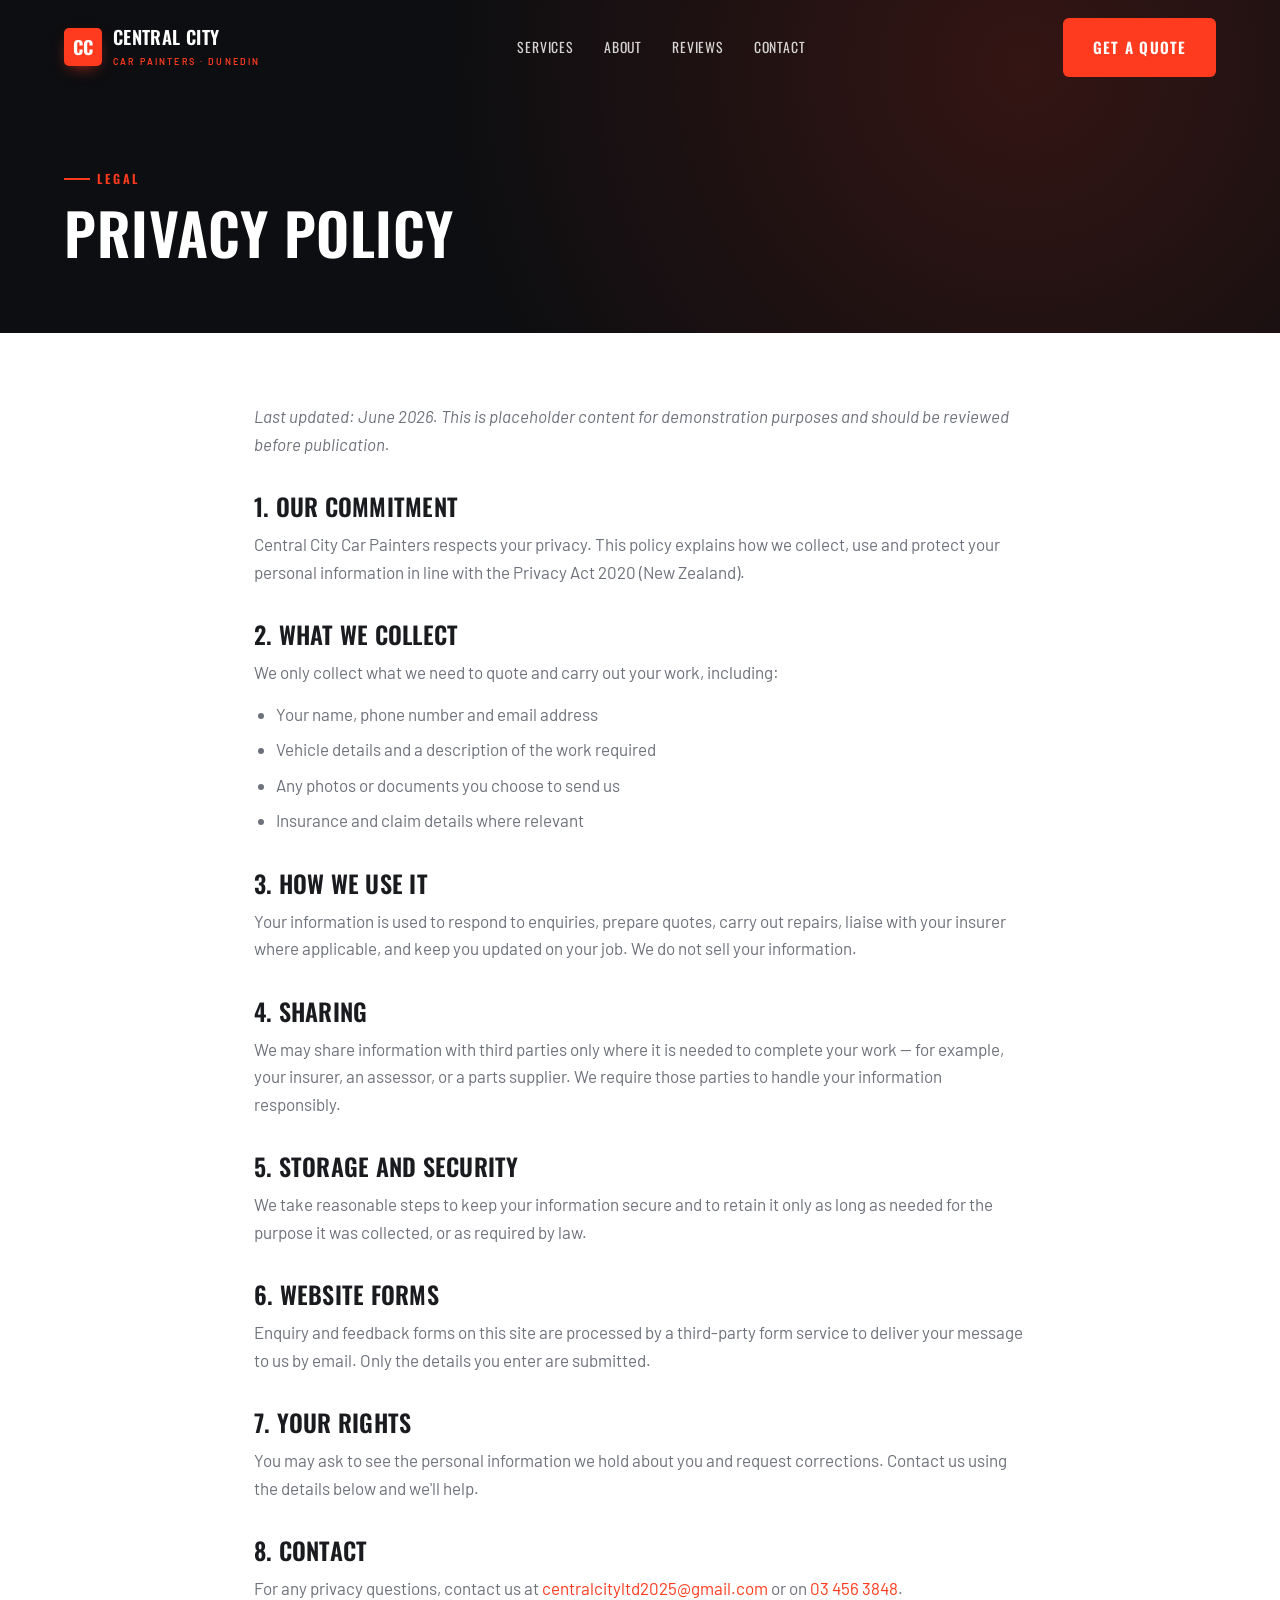
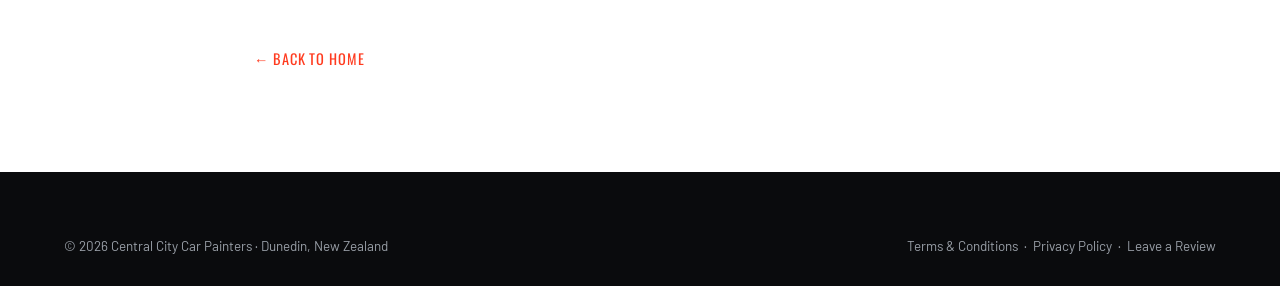
<file: privacy.html>
<!DOCTYPE html>
<html lang="en-NZ">
<head>
<meta charset="UTF-8">
<meta name="viewport" content="width=device-width, initial-scale=1.0">
<title>Privacy Policy | Central City Car Painters, Dunedin</title>
<meta name="description" content="Privacy policy for Central City Car Painters, Dunedin.">
<meta name="theme-color" content="#0d0e11">
<link rel="icon" href="favicon.svg" type="image/svg+xml">
<link rel="preconnect" href="https://fonts.googleapis.com">
<link rel="preconnect" href="https://fonts.gstatic.com" crossorigin>
<link href="https://fonts.googleapis.com/css2?family=Oswald:wght@400;500;600;700&family=Barlow:wght@400;500;600;700&display=swap" rel="stylesheet">
<link rel="stylesheet" href="styles.css">
</head>
<body>

<header class="nav solid">
  <div class="wrap nav-inner">
    <a href="index.html" class="brand">
      <span class="logo">CC</span>
      <span><b>Central City</b><small>Car Painters · Dunedin</small></span>
    </a>
    <nav class="nav-links">
      <a href="index.html#services">Services</a>
      <a href="index.html#about">About</a>
      <a href="index.html#reviews">Reviews</a>
      <a href="index.html#contact">Contact</a>
    </nav>
    <div class="nav-cta">
      <a class="btn btn-accent" href="index.html#contact">Get a Quote</a>
    </div>
    <button class="burger" aria-label="Menu"><span></span><span></span><span></span></button>
  </div>
</header>

<section class="page-hero">
  <div class="wrap">
    <span class="eyebrow">Legal</span>
    <h1>Privacy Policy</h1>
  </div>
</section>

<section class="legal">
  <div class="wrap">
    <p style="color:var(--muted)"><em>Last updated: June 2026. This is placeholder content for demonstration purposes and should be reviewed before publication.</em></p>

    <h2>1. Our commitment</h2>
    <p>Central City Car Painters respects your privacy. This policy explains how we collect, use and protect your personal information in line with the Privacy Act 2020 (New Zealand).</p>

    <h2>2. What we collect</h2>
    <p>We only collect what we need to quote and carry out your work, including:</p>
    <ul>
      <li>Your name, phone number and email address</li>
      <li>Vehicle details and a description of the work required</li>
      <li>Any photos or documents you choose to send us</li>
      <li>Insurance and claim details where relevant</li>
    </ul>

    <h2>3. How we use it</h2>
    <p>Your information is used to respond to enquiries, prepare quotes, carry out repairs, liaise with your insurer where applicable, and keep you updated on your job. We do not sell your information.</p>

    <h2>4. Sharing</h2>
    <p>We may share information with third parties only where it is needed to complete your work — for example, your insurer, an assessor, or a parts supplier. We require those parties to handle your information responsibly.</p>

    <h2>5. Storage and security</h2>
    <p>We take reasonable steps to keep your information secure and to retain it only as long as needed for the purpose it was collected, or as required by law.</p>

    <h2>6. Website forms</h2>
    <p>Enquiry and feedback forms on this site are processed by a third-party form service to deliver your message to us by email. Only the details you enter are submitted.</p>

    <h2>7. Your rights</h2>
    <p>You may ask to see the personal information we hold about you and request corrections. Contact us using the details below and we'll help.</p>

    <h2>8. Contact</h2>
    <p>For any privacy questions, contact us at <a href="mailto:centralcityltd2025@gmail.com" style="color:var(--accent)">centralcityltd2025@gmail.com</a> or on <a href="tel:+6434563848" style="color:var(--accent)">03 456 3848</a>.</p>

    <a class="back-link" href="index.html">← Back to home</a>
  </div>
</section>

<footer>
  <div class="wrap">
    <div class="foot-bottom" style="border-top:0;padding-top:0">
      <span>© <span id="year">2026</span> Central City Car Painters · Dunedin, New Zealand</span>
      <span><a href="terms.html">Terms &amp; Conditions</a> &nbsp;·&nbsp; <a href="privacy.html">Privacy Policy</a> &nbsp;·&nbsp; <a href="review.html">Leave a Review</a></span>
    </div>
  </div>
</footer>

<script src="main.js"></script>
</body>
</html>
</file>
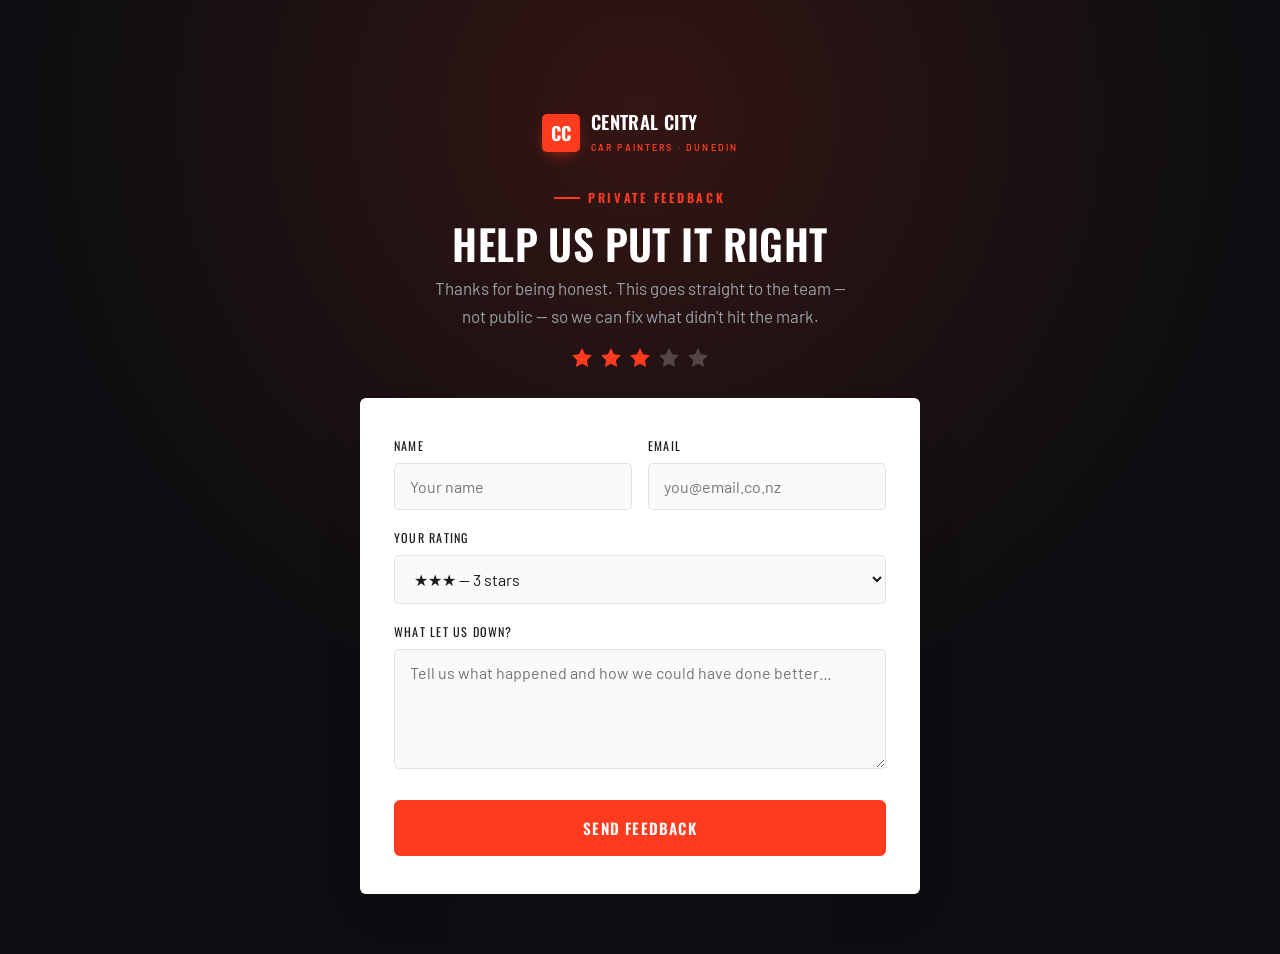
<file: private.html>
<!DOCTYPE html>
<html lang="en-NZ">
<head>
<meta charset="UTF-8">
<meta name="viewport" content="width=device-width, initial-scale=1.0">
<title>Share Your Feedback | Central City Car Painters, Dunedin</title>
<meta name="description" content="Tell Central City Car Painters how we can do better. Your feedback goes straight to the team.">
<meta name="theme-color" content="#0d0e11">
<link rel="icon" href="favicon.svg" type="image/svg+xml">
<link rel="preconnect" href="https://fonts.googleapis.com">
<link rel="preconnect" href="https://fonts.gstatic.com" crossorigin>
<link href="https://fonts.googleapis.com/css2?family=Oswald:wght@400;500;600;700&family=Barlow:wght@400;500;600;700&display=swap" rel="stylesheet">
<link rel="stylesheet" href="styles.css">
<style>
  .pf-wrap{min-height:100svh;display:flex;align-items:center;justify-content:center;background:var(--ink);position:relative;overflow:hidden;padding:110px 20px 60px}
  .pf-wrap::before{content:"";position:absolute;inset:0;background:radial-gradient(circle at 50% 12%,rgba(255,59,31,.16),transparent 58%)}
  .pf-card{position:relative;z-index:1;max-width:560px;width:100%}
  .pf-head{text-align:center;color:#fff;margin-bottom:28px}
  .pf-head .brand{justify-content:center;margin-bottom:24px}
  .pf-head .eyebrow{justify-content:center;margin-bottom:14px}
  .pf-head h1{font-size:clamp(1.8rem,4.5vw,2.6rem);margin-bottom:10px}
  .pf-head p{color:var(--muted-d);max-width:42ch;margin:0 auto}
  .pf-rating{display:flex;justify-content:center;gap:5px;margin:16px 0 0}
  .pf-rating svg{width:24px;height:24px;color:rgba(255,255,255,.22)}
  .pf-rating svg.lit{color:var(--accent)}
  .success{display:none;text-align:center;color:#fff;background:var(--charcoal-2);border:1px solid rgba(255,255,255,.1);border-radius:var(--radius);padding:46px 32px}
  .success.show{display:block}
  .success .ok{width:72px;height:72px;border-radius:50%;background:var(--accent);display:grid;place-items:center;margin:0 auto 22px}
  .success .ok svg{width:36px;height:36px;color:#fff}
  .success h2{font-size:1.7rem;margin-bottom:10px}
  .success p{color:var(--muted-d);margin-bottom:26px}
</style>
</head>
<body>
<div class="pf-wrap">
  <div class="pf-card">
    <div class="pf-head" id="head">
      <a href="index.html" class="brand"><span class="logo">CC</span><span style="text-align:left"><b>Central City</b><small>Car Painters · Dunedin</small></span></a>
      <span class="eyebrow">Private Feedback</span>
      <h1>Help us put it right</h1>
      <p>Thanks for being honest. This goes straight to the team — not public — so we can fix what didn't hit the mark.</p>
      <div class="pf-rating" id="ratingStars" aria-hidden="true"></div>
    </div>

    <form class="form" id="pfForm" action="https://formsubmit.co/centralcityltd2025@gmail.com" method="POST">
      <input type="hidden" name="_subject" value="Private feedback — Central City Car Painters">
      <input type="hidden" name="_template" value="table">
      <input type="hidden" name="_captcha" value="false">
      <input type="hidden" name="_next" value="https://central-city-car-painters-demo.vercel.app/private.html?sent=1">
      <input type="hidden" name="rating" id="ratingField" value="">
      <div class="two">
        <div class="field"><label for="name">Name</label><input id="name" type="text" name="name" placeholder="Your name" required></div>
        <div class="field"><label for="email">Email</label><input id="email" type="email" name="email" placeholder="you@email.co.nz" required></div>
      </div>
      <div class="field">
        <label for="ratingSelect">Your rating</label>
        <select id="ratingSelect" name="rating_label">
          <option value="1">★ — 1 star</option>
          <option value="2">★★ — 2 stars</option>
          <option value="3">★★★ — 3 stars</option>
        </select>
      </div>
      <div class="field"><label for="feedback">What let us down?</label><textarea id="feedback" name="feedback" placeholder="Tell us what happened and how we could have done better…" required></textarea></div>
      <button class="btn btn-accent" type="submit">Send Feedback</button>
    </form>

    <div class="success" id="success">
      <div class="ok"><svg viewBox="0 0 24 24" fill="none" stroke="currentColor" stroke-width="3"><path d="M20 6L9 17l-5-5"/></svg></div>
      <h2>Thank you</h2>
      <p>Your feedback has reached the team at Central City Car Painters. We take it seriously and will be in touch if it's something we can put right.</p>
      <a class="btn btn-dark" href="index.html">Back to Website</a>
    </div>
  </div>
</div>
<script>
  (function(){
    var params = new URLSearchParams(window.location.search);
    var rating = parseInt(params.get("rating"), 10);
    if (!(rating >= 1 && rating <= 5)) rating = 3;

    // reflect rating in stars + hidden field + select
    var starWrap = document.getElementById("ratingStars");
    var starSvg = '<svg viewBox="0 0 24 24" fill="currentColor"><path d="M12 2l3 6.3 6.9 1-5 4.9 1.2 6.8L12 17.8 5.9 21l1.2-6.8-5-4.9 6.9-1z"/></svg>';
    for (var i=1;i<=5;i++){ starWrap.insertAdjacentHTML("beforeend", starSvg); }
    Array.prototype.slice.call(starWrap.children).forEach(function(s,idx){ if(idx < rating) s.classList.add("lit"); });
    document.getElementById("ratingField").value = rating;
    var sel = document.getElementById("ratingSelect");
    if (rating <= 3) sel.value = String(rating);

    // success state after FormSubmit redirect (?sent=1)
    if (params.get("sent") === "1"){
      document.getElementById("head").style.display = "none";
      document.getElementById("pfForm").style.display = "none";
      document.getElementById("success").classList.add("show");
    }

    // graceful inline success if submitted same-page
    document.getElementById("pfForm").addEventListener("submit", function(){
      try { sessionStorage.setItem("pf_sent","1"); } catch(e){}
    });
  })();
</script>
</body>
</html>
</file>
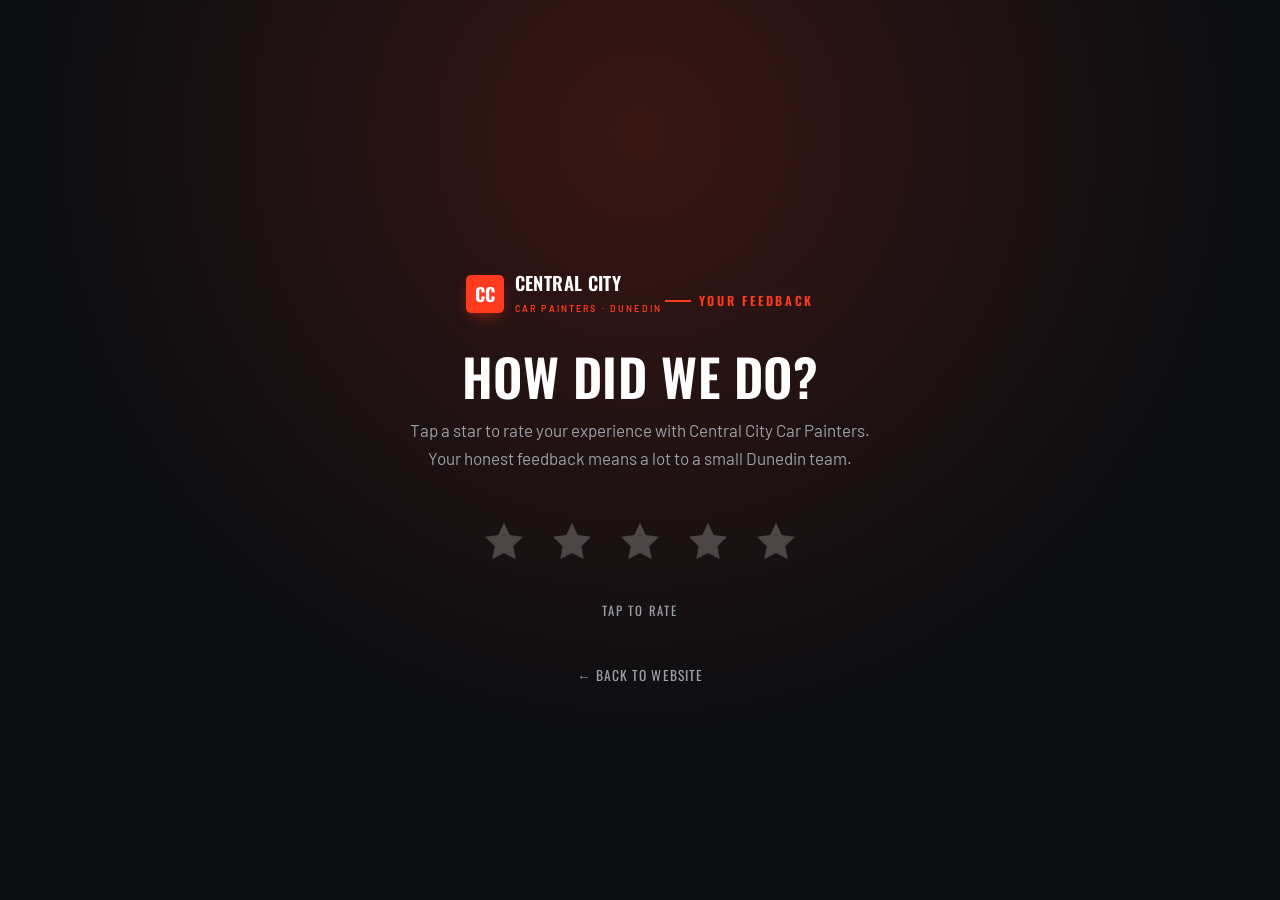
<file: review.html>
<!DOCTYPE html>
<html lang="en-NZ">
<head>
<meta charset="UTF-8">
<meta name="viewport" content="width=device-width, initial-scale=1.0">
<title>Leave a Review | Central City Car Painters, Dunedin</title>
<meta name="description" content="Tell us how we did. Rate your experience with Central City Car Painters in Dunedin.">
<meta name="theme-color" content="#0d0e11">
<link rel="icon" href="favicon.svg" type="image/svg+xml">
<link rel="preconnect" href="https://fonts.googleapis.com">
<link rel="preconnect" href="https://fonts.gstatic.com" crossorigin>
<link href="https://fonts.googleapis.com/css2?family=Oswald:wght@400;500;600;700&family=Barlow:wght@400;500;600;700&display=swap" rel="stylesheet">
<link rel="stylesheet" href="styles.css">
<style>
  .rev-wrap{min-height:100svh;display:flex;align-items:center;justify-content:center;background:var(--ink);position:relative;overflow:hidden;padding:120px 20px 60px}
  .rev-wrap::before{content:"";position:absolute;inset:0;background:radial-gradient(circle at 50% 15%,rgba(255,59,31,.18),transparent 60%)}
  .rev-card{position:relative;z-index:1;max-width:640px;width:100%;text-align:center;color:#fff}
  .rev-card .eyebrow{justify-content:center;margin-bottom:18px}
  .rev-card h1{font-size:clamp(2rem,5vw,3.2rem);margin-bottom:14px}
  .rev-card>p{color:var(--muted-d);max-width:46ch;margin:0 auto 40px}
  .star-pick{display:flex;justify-content:center;gap:10px;margin-bottom:30px}
  .star-pick button{background:none;border:0;cursor:pointer;padding:6px;line-height:0;transition:transform .15s var(--ease)}
  .star-pick button svg{width:46px;height:46px;color:rgba(255,255,255,.22);transition:color .15s,transform .15s}
  .star-pick button:hover{transform:translateY(-4px) scale(1.08)}
  .star-pick.hovering button svg{color:rgba(255,255,255,.22)}
  .star-pick button.lit svg{color:var(--accent)}
  .rev-hint{color:var(--muted-d);font-size:.92rem;min-height:1.4em;text-transform:uppercase;letter-spacing:.14em;font-family:"Oswald";font-size:.8rem}
  .rev-back{margin-top:40px}
  .rev-back a{color:var(--muted-d);font-family:"Oswald";text-transform:uppercase;letter-spacing:.08em;font-size:.85rem}
  .rev-back a:hover{color:#fff}
  .logo-top{display:inline-flex;align-items:center;gap:11px;color:#fff;margin-bottom:34px}
</style>
</head>
<body>
<div class="rev-wrap">
  <div class="rev-card">
    <a href="index.html" class="brand logo-top"><span class="logo">CC</span><span style="text-align:left"><b>Central City</b><small>Car Painters · Dunedin</small></span></a>
    <span class="eyebrow">Your Feedback</span>
    <h1>How did we do?</h1>
    <p>Tap a star to rate your experience with Central City Car Painters. Your honest feedback means a lot to a small Dunedin team.</p>
    <div class="star-pick" id="starPick" role="radiogroup" aria-label="Rate from 1 to 5 stars">
      <button data-v="1" aria-label="1 star"><svg viewBox="0 0 24 24" fill="currentColor"><path d="M12 2l3 6.3 6.9 1-5 4.9 1.2 6.8L12 17.8 5.9 21l1.2-6.8-5-4.9 6.9-1z"/></svg></button>
      <button data-v="2" aria-label="2 stars"><svg viewBox="0 0 24 24" fill="currentColor"><path d="M12 2l3 6.3 6.9 1-5 4.9 1.2 6.8L12 17.8 5.9 21l1.2-6.8-5-4.9 6.9-1z"/></svg></button>
      <button data-v="3" aria-label="3 stars"><svg viewBox="0 0 24 24" fill="currentColor"><path d="M12 2l3 6.3 6.9 1-5 4.9 1.2 6.8L12 17.8 5.9 21l1.2-6.8-5-4.9 6.9-1z"/></svg></button>
      <button data-v="4" aria-label="4 stars"><svg viewBox="0 0 24 24" fill="currentColor"><path d="M12 2l3 6.3 6.9 1-5 4.9 1.2 6.8L12 17.8 5.9 21l1.2-6.8-5-4.9 6.9-1z"/></svg></button>
      <button data-v="5" aria-label="5 stars"><svg viewBox="0 0 24 24" fill="currentColor"><path d="M12 2l3 6.3 6.9 1-5 4.9 1.2 6.8L12 17.8 5.9 21l1.2-6.8-5-4.9 6.9-1z"/></svg></button>
    </div>
    <div class="rev-hint" id="hint">Tap to rate</div>
    <div class="rev-back"><a href="index.html">← Back to website</a></div>
  </div>
</div>
<script>
  // 4-5 stars -> Google review; 1-3 stars -> private feedback form
  var GOOGLE_REVIEW_URL = "https://g.page/r/PLACEHOLDER";
  var pick = document.getElementById("starPick");
  var hint = document.getElementById("hint");
  var btns = Array.prototype.slice.call(pick.querySelectorAll("button"));
  var labels = ["", "We're sorry to hear that", "Let's make it right", "Tell us what to improve", "Great — glad you're happy!", "Brilliant — thank you!"];

  function light(n){ btns.forEach(function(b){ b.classList.toggle("lit", +b.dataset.v <= n); }); }
  btns.forEach(function(b){
    b.addEventListener("mouseenter", function(){ light(+b.dataset.v); hint.textContent = labels[+b.dataset.v]; });
    b.addEventListener("focus", function(){ light(+b.dataset.v); hint.textContent = labels[+b.dataset.v]; });
    b.addEventListener("click", function(){
      var v = +b.dataset.v;
      light(v);
      hint.textContent = labels[v];
      setTimeout(function(){
        if (v >= 4){ window.location.href = GOOGLE_REVIEW_URL; }
        else { window.location.href = "private.html?rating=" + v; }
      }, 320);
    });
  });
  pick.addEventListener("mouseleave", function(){ light(0); hint.textContent = "Tap to rate"; });
</script>
</body>
</html>
</file>
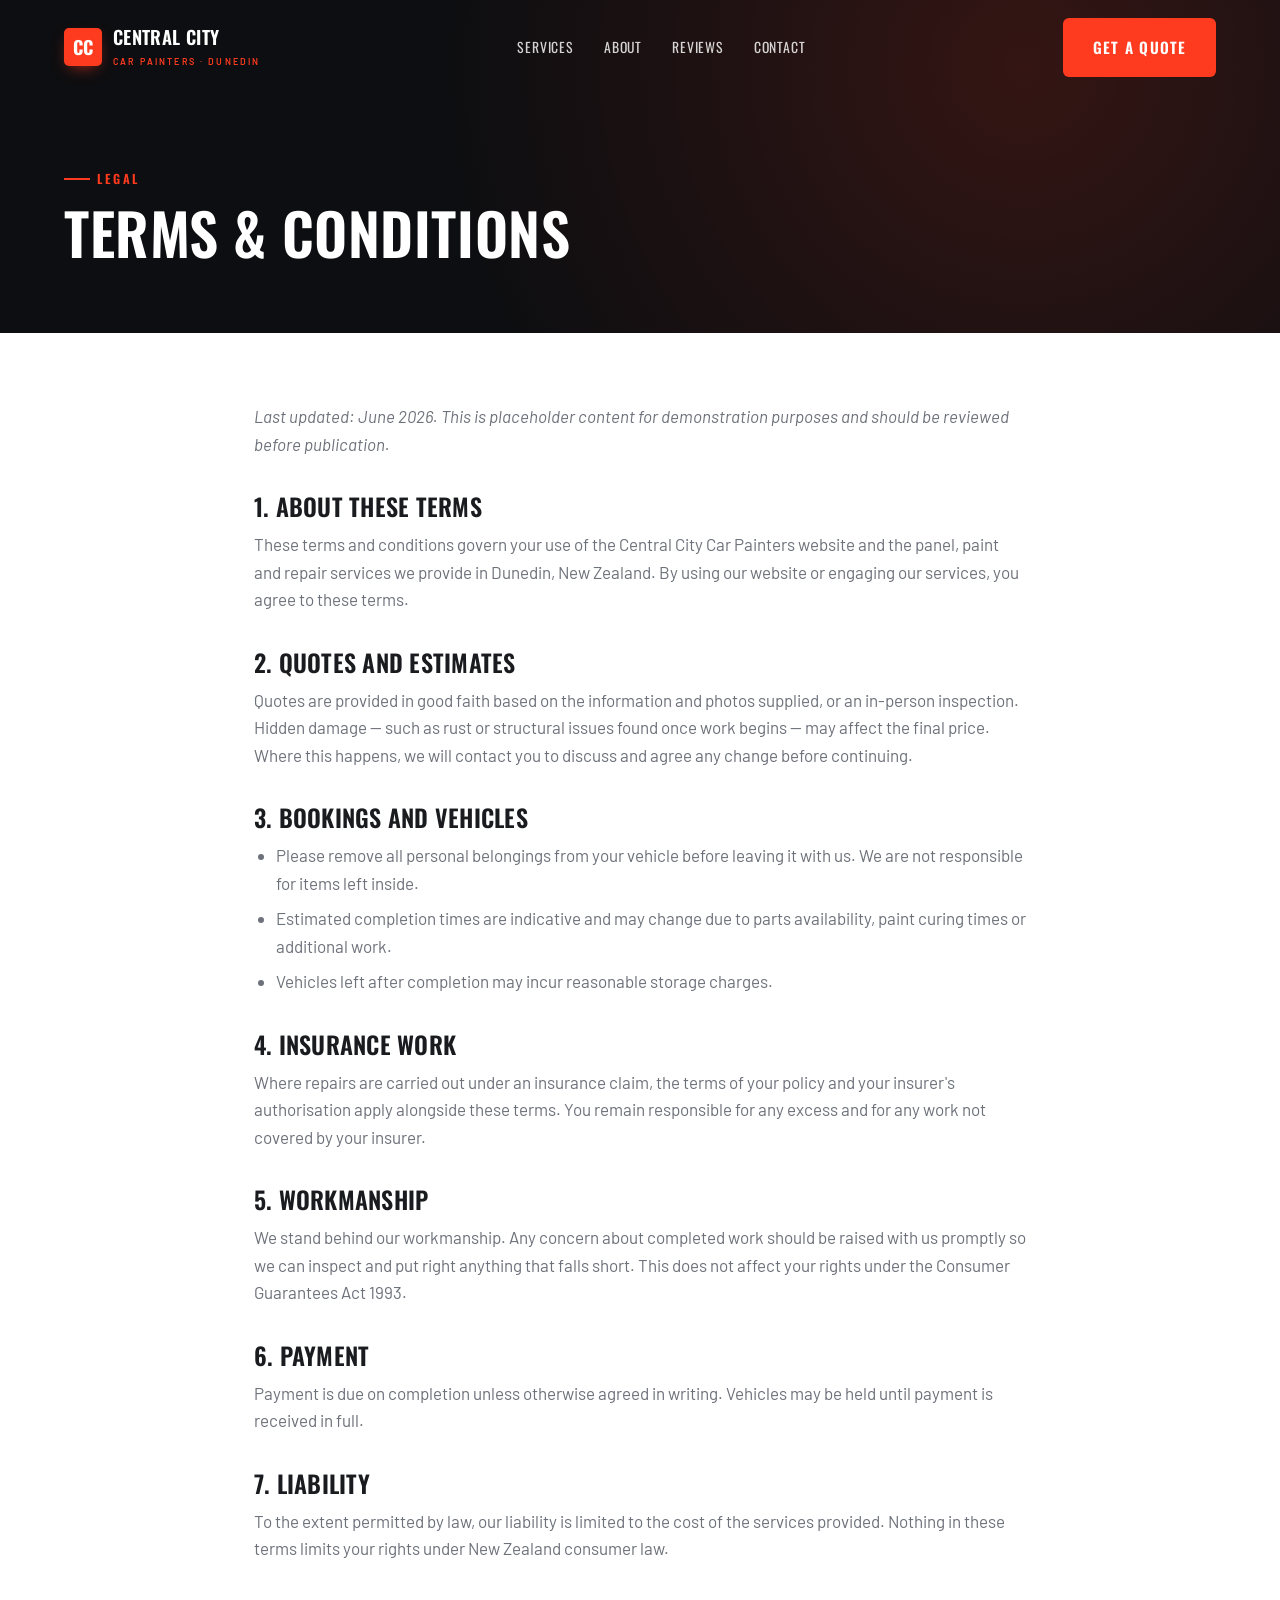
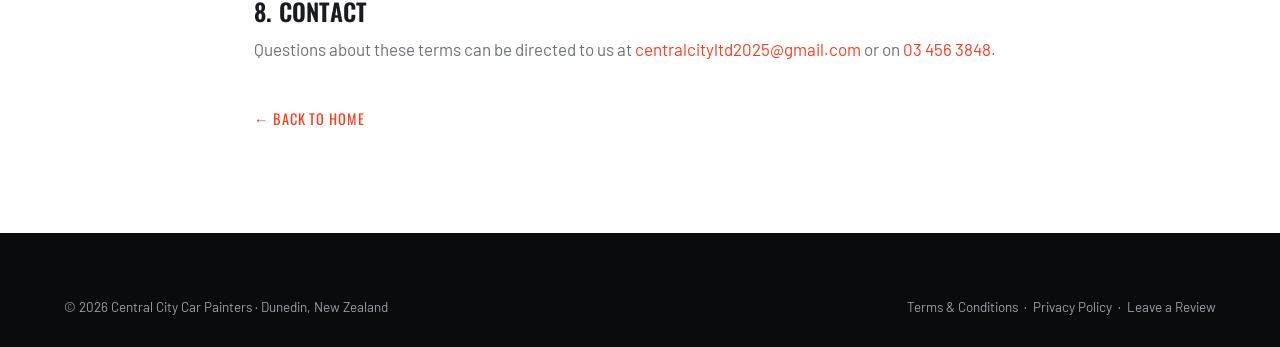
<file: terms.html>
<!DOCTYPE html>
<html lang="en-NZ">
<head>
<meta charset="UTF-8">
<meta name="viewport" content="width=device-width, initial-scale=1.0">
<title>Terms &amp; Conditions | Central City Car Painters, Dunedin</title>
<meta name="description" content="Terms and conditions for Central City Car Painters, Dunedin.">
<meta name="theme-color" content="#0d0e11">
<link rel="icon" href="favicon.svg" type="image/svg+xml">
<link rel="preconnect" href="https://fonts.googleapis.com">
<link rel="preconnect" href="https://fonts.gstatic.com" crossorigin>
<link href="https://fonts.googleapis.com/css2?family=Oswald:wght@400;500;600;700&family=Barlow:wght@400;500;600;700&display=swap" rel="stylesheet">
<link rel="stylesheet" href="styles.css">
</head>
<body>

<header class="nav solid">
  <div class="wrap nav-inner">
    <a href="index.html" class="brand">
      <span class="logo">CC</span>
      <span><b>Central City</b><small>Car Painters · Dunedin</small></span>
    </a>
    <nav class="nav-links">
      <a href="index.html#services">Services</a>
      <a href="index.html#about">About</a>
      <a href="index.html#reviews">Reviews</a>
      <a href="index.html#contact">Contact</a>
    </nav>
    <div class="nav-cta">
      <a class="btn btn-accent" href="index.html#contact">Get a Quote</a>
    </div>
    <button class="burger" aria-label="Menu"><span></span><span></span><span></span></button>
  </div>
</header>

<section class="page-hero">
  <div class="wrap">
    <span class="eyebrow">Legal</span>
    <h1>Terms &amp; Conditions</h1>
  </div>
</section>

<section class="legal">
  <div class="wrap">
    <p style="color:var(--muted)"><em>Last updated: June 2026. This is placeholder content for demonstration purposes and should be reviewed before publication.</em></p>

    <h2>1. About these terms</h2>
    <p>These terms and conditions govern your use of the Central City Car Painters website and the panel, paint and repair services we provide in Dunedin, New Zealand. By using our website or engaging our services, you agree to these terms.</p>

    <h2>2. Quotes and estimates</h2>
    <p>Quotes are provided in good faith based on the information and photos supplied, or an in-person inspection. Hidden damage — such as rust or structural issues found once work begins — may affect the final price. Where this happens, we will contact you to discuss and agree any change before continuing.</p>

    <h2>3. Bookings and vehicles</h2>
    <ul>
      <li>Please remove all personal belongings from your vehicle before leaving it with us. We are not responsible for items left inside.</li>
      <li>Estimated completion times are indicative and may change due to parts availability, paint curing times or additional work.</li>
      <li>Vehicles left after completion may incur reasonable storage charges.</li>
    </ul>

    <h2>4. Insurance work</h2>
    <p>Where repairs are carried out under an insurance claim, the terms of your policy and your insurer's authorisation apply alongside these terms. You remain responsible for any excess and for any work not covered by your insurer.</p>

    <h2>5. Workmanship</h2>
    <p>We stand behind our workmanship. Any concern about completed work should be raised with us promptly so we can inspect and put right anything that falls short. This does not affect your rights under the Consumer Guarantees Act 1993.</p>

    <h2>6. Payment</h2>
    <p>Payment is due on completion unless otherwise agreed in writing. Vehicles may be held until payment is received in full.</p>

    <h2>7. Liability</h2>
    <p>To the extent permitted by law, our liability is limited to the cost of the services provided. Nothing in these terms limits your rights under New Zealand consumer law.</p>

    <h2>8. Contact</h2>
    <p>Questions about these terms can be directed to us at <a href="mailto:centralcityltd2025@gmail.com" style="color:var(--accent)">centralcityltd2025@gmail.com</a> or on <a href="tel:+6434563848" style="color:var(--accent)">03 456 3848</a>.</p>

    <a class="back-link" href="index.html">← Back to home</a>
  </div>
</section>

<footer>
  <div class="wrap">
    <div class="foot-bottom" style="border-top:0;padding-top:0">
      <span>© <span id="year">2026</span> Central City Car Painters · Dunedin, New Zealand</span>
      <span><a href="terms.html">Terms &amp; Conditions</a> &nbsp;·&nbsp; <a href="privacy.html">Privacy Policy</a> &nbsp;·&nbsp; <a href="review.html">Leave a Review</a></span>
    </div>
  </div>
</footer>

<script src="main.js"></script>
</body>
</html>
</file>
<file: styles.css>
/* Central City Car Painters — Industrial archetype
   Display: Oswald · Body: Barlow · Accent: torch orange-red */

:root{
  --ink:#0d0e11;
  --charcoal:#15171c;
  --charcoal-2:#1c1f26;
  --bone:#f3f1ea;
  --paper:#ffffff;
  --text:#191b1f;
  --muted:#6d717a;
  --muted-d:#9aa0a8;
  --accent:#ff3b1f;
  --accent-d:#e02f13;
  --line:rgba(15,17,22,.10);
  --line-d:rgba(255,255,255,.12);
  --radius:6px;
  --shadow:0 18px 48px -20px rgba(13,14,17,.45);
  --maxw:1200px;
  --ease:cubic-bezier(.22,.61,.36,1);
}

*{box-sizing:border-box;margin:0;padding:0}
html{scroll-behavior:smooth}
body{
  font-family:"Barlow",system-ui,sans-serif;
  color:var(--text);
  background:var(--paper);
  line-height:1.62;
  font-size:17px;
  -webkit-font-smoothing:antialiased;
  overflow-x:hidden;
}
img{display:block;max-width:100%}
a{color:inherit;text-decoration:none}

h1,h2,h3,h4,.display{
  font-family:"Oswald",sans-serif;
  font-weight:600;
  line-height:1.04;
  letter-spacing:.01em;
  text-transform:uppercase;
}

.wrap{width:100%;max-width:var(--maxw);margin:0 auto;padding:0 24px}
.eyebrow{
  font-family:"Oswald",sans-serif;
  text-transform:uppercase;
  letter-spacing:.22em;
  font-size:.78rem;
  font-weight:600;
  color:var(--accent);
  display:inline-flex;align-items:center;gap:.6em;
}
.eyebrow::before{content:"";width:26px;height:2px;background:var(--accent);display:inline-block}
.eyebrow.center{justify-content:center}

.section{padding:104px 0}
.section.bone{background:var(--bone)}
.section.ink{background:var(--charcoal);color:#eef0f3}
.section-head{max-width:720px;margin-bottom:54px}
.section-head.center{margin-left:auto;margin-right:auto;text-align:center}
.section-head h2{font-size:clamp(2rem,4.4vw,3.2rem);margin:16px 0 14px}
.section-head p{color:var(--muted);font-size:1.06rem}
.section.ink .section-head p{color:var(--muted-d)}

.btn{
  display:inline-flex;align-items:center;justify-content:center;gap:.55em;
  font-family:"Oswald",sans-serif;text-transform:uppercase;letter-spacing:.08em;
  font-weight:600;font-size:.95rem;
  padding:15px 28px;border-radius:var(--radius);
  cursor:pointer;border:2px solid transparent;
  transition:transform .25s var(--ease),background .25s var(--ease),color .25s,box-shadow .25s;
  will-change:transform;
}
.btn-accent{background:var(--accent);color:#fff}
.btn-accent:hover{background:var(--accent-d);transform:translateY(-3px);box-shadow:0 14px 30px -12px rgba(255,59,31,.6)}
.btn-ghost{background:transparent;color:#fff;border-color:rgba(255,255,255,.45)}
.btn-ghost:hover{background:#fff;color:var(--ink);transform:translateY(-3px)}
.btn-dark{background:var(--ink);color:#fff}
.btn-dark:hover{background:var(--accent);transform:translateY(-3px)}
.btn svg{width:18px;height:18px}

/* ---------- intro overlay ---------- */
#intro{
  position:fixed;inset:0;z-index:9999;background:var(--ink);
  display:flex;align-items:center;justify-content:center;flex-direction:column;gap:14px;
  transition:opacity .7s var(--ease),visibility .7s;
}
#intro.done{opacity:0;visibility:hidden}
.intro-mark{
  font-family:"Oswald",sans-serif;text-transform:uppercase;color:#fff;
  font-size:clamp(1.6rem,5vw,2.6rem);font-weight:700;letter-spacing:.04em;
  opacity:0;transform:translateY(14px);animation:introUp .7s var(--ease) .15s forwards;text-align:center;
}
.intro-mark span{color:var(--accent)}
.intro-bar{width:0;height:3px;background:var(--accent);animation:introBar 1.1s var(--ease) .4s forwards}
@keyframes introUp{to{opacity:1;transform:none}}
@keyframes introBar{to{width:190px}}

/* ---------- nav ---------- */
header.nav{
  position:fixed;top:0;left:0;right:0;z-index:900;
  transition:background .35s,box-shadow .35s,padding .35s;padding:18px 0;
}
header.nav.solid{background:rgba(13,14,17,.92);backdrop-filter:blur(10px);box-shadow:0 1px 0 rgba(255,255,255,.06);padding:12px 0}
.nav-inner{display:flex;align-items:center;justify-content:space-between;gap:20px}
.brand{display:flex;align-items:center;gap:11px;color:#fff}
.brand .logo{
  width:38px;height:38px;border-radius:5px;background:var(--accent);
  display:grid;place-items:center;font-family:"Oswald",sans-serif;font-weight:700;color:#fff;font-size:1.15rem;
  flex:none;box-shadow:0 6px 16px -6px rgba(255,59,31,.7);
}
.brand b{font-family:"Oswald",sans-serif;text-transform:uppercase;font-weight:600;font-size:1.16rem;letter-spacing:.02em;line-height:1}
.brand small{display:block;font-family:"Barlow";text-transform:uppercase;letter-spacing:.24em;font-size:.56rem;color:var(--accent);font-weight:600;margin-top:3px}
.nav-links{display:flex;align-items:center;gap:30px}
.nav-links a{color:rgba(255,255,255,.82);font-family:"Oswald",sans-serif;text-transform:uppercase;font-size:.86rem;letter-spacing:.06em;transition:color .2s;position:relative}
.nav-links a:hover{color:#fff}
.nav-links a::after{content:"";position:absolute;left:0;bottom:-6px;height:2px;width:0;background:var(--accent);transition:width .25s var(--ease)}
.nav-links a:hover::after{width:100%}
.nav-cta{display:flex;align-items:center;gap:14px}
.nav-phone{color:#fff;font-family:"Oswald",sans-serif;font-size:1rem;letter-spacing:.03em;display:flex;align-items:center;gap:7px}
.nav-phone svg{width:16px;height:16px;color:var(--accent)}
.burger{display:none;background:none;border:0;cursor:pointer;flex-direction:column;gap:5px;padding:6px}
.burger span{width:24px;height:2px;background:#fff;transition:.3s}

/* ---------- hero ---------- */
.hero{position:relative;min-height:100svh;display:flex;align-items:center;background:var(--ink);overflow:hidden}
.hero-slides{position:absolute;inset:0;z-index:0}
.hero-slide{
  position:absolute;inset:0;background-size:cover;background-position:center;
  opacity:0;transition:opacity 1.6s var(--ease);transform:scale(1.06);
  filter:saturate(.82) contrast(1.06) brightness(.92);
}
.hero-slide.active{opacity:1;animation:kenburns 8s linear forwards}
@keyframes kenburns{from{transform:scale(1.06)}to{transform:scale(1.14)}}
.hero-overlay{position:absolute;inset:0;z-index:1;
  background:linear-gradient(100deg,rgba(13,14,17,.86) 0%,rgba(13,14,17,.66) 42%,rgba(13,14,17,.42) 100%);}
.hero-overlay::after{content:"";position:absolute;inset:0;background:linear-gradient(to top,rgba(13,14,17,.85),transparent 38%)}
.hero-inner{position:relative;z-index:2;padding-top:120px;padding-bottom:60px}
.hero-inner .eyebrow{color:#fff}
.hero-inner .eyebrow::before{background:var(--accent)}
.hero h1{
  color:#fff;font-size:clamp(2.7rem,7vw,5.5rem);font-weight:700;margin:20px 0 22px;max-width:15ch;
}
.hero h1 em{color:var(--accent);font-style:normal}
.hero-sub{color:rgba(255,255,255,.86);font-size:clamp(1.05rem,2vw,1.28rem);max-width:54ch;margin-bottom:36px;font-weight:400}
.hero-actions{display:flex;gap:14px;flex-wrap:wrap}
.hero-stats{display:flex;gap:40px;margin-top:54px;flex-wrap:wrap}
.hero-stat b{display:block;font-family:"Oswald",sans-serif;font-size:2.1rem;color:#fff;font-weight:600;line-height:1}
.hero-stat span{color:rgba(255,255,255,.7);font-size:.82rem;text-transform:uppercase;letter-spacing:.14em}
.hero-stat b em{color:var(--accent);font-style:normal}
.scroll-cue{position:absolute;bottom:26px;left:50%;transform:translateX(-50%);z-index:2;color:rgba(255,255,255,.6);
  font-size:.72rem;text-transform:uppercase;letter-spacing:.2em;display:flex;flex-direction:column;align-items:center;gap:8px}
.scroll-cue i{width:1px;height:34px;background:linear-gradient(rgba(255,255,255,.7),transparent);display:block;animation:cue 1.8s infinite}
@keyframes cue{0%{transform:scaleY(.3);transform-origin:top}50%{transform:scaleY(1);transform-origin:top}50.1%{transform-origin:bottom}100%{transform:scaleY(.3);transform-origin:bottom}}

/* ---------- trust strip ---------- */
.trust{background:var(--ink);padding:0}
.trust-grid{display:grid;grid-template-columns:repeat(3,1fr)}
.trust-item{display:flex;gap:16px;align-items:flex-start;padding:34px 28px;border-left:1px solid rgba(255,255,255,.08)}
.trust-item:first-child{border-left:0}
.trust-ico{width:46px;height:46px;flex:none;border-radius:6px;background:rgba(255,59,31,.13);display:grid;place-items:center;color:var(--accent)}
.trust-ico svg{width:24px;height:24px}
.trust-item h4{color:#fff;font-size:1.05rem;margin-bottom:3px;letter-spacing:.03em}
.trust-item p{color:var(--muted-d);font-size:.92rem;line-height:1.5}

/* ---------- services ---------- */
.cards{display:grid;grid-template-columns:repeat(3,1fr);gap:22px}
.card{
  background:var(--paper);border:1px solid var(--line);border-radius:var(--radius);padding:34px 30px;
  transition:transform .3s var(--ease),box-shadow .3s,border-color .3s;position:relative;overflow:hidden;
}
.card::before{content:"";position:absolute;left:0;top:0;width:100%;height:3px;background:var(--accent);transform:scaleX(0);transform-origin:left;transition:transform .35s var(--ease)}
.card:hover{transform:translateY(-6px);box-shadow:var(--shadow);border-color:transparent}
.card:hover::before{transform:scaleX(1)}
.card-ico{width:54px;height:54px;border-radius:6px;background:var(--ink);display:grid;place-items:center;color:var(--accent);margin-bottom:22px}
.card-ico svg{width:27px;height:27px}
.card h3{font-size:1.25rem;margin-bottom:10px;letter-spacing:.02em}
.card p{color:var(--muted);font-size:.97rem}
.card .num{position:absolute;right:22px;top:18px;font-family:"Oswald",sans-serif;font-size:2.6rem;color:var(--line);font-weight:700}

/* ---------- about ---------- */
.split{display:grid;grid-template-columns:1.05fr 1fr;gap:64px;align-items:center}
.about-media{position:relative}
.about-media img{width:100%;aspect-ratio:4/3;object-fit:cover;border-radius:var(--radius);filter:saturate(.85) contrast(1.06)}
.corner-tag{position:absolute;left:-14px;bottom:26px;background:var(--accent);color:#fff;padding:16px 22px;border-radius:5px;box-shadow:var(--shadow)}
.corner-tag b{font-family:"Oswald",sans-serif;font-size:1.9rem;display:block;line-height:1}
.corner-tag span{font-size:.74rem;text-transform:uppercase;letter-spacing:.14em}
.about-media .frame{position:absolute;inset:18px -18px -18px 18px;border:2px solid var(--accent);border-radius:var(--radius);z-index:-1}
.about-copy h2{font-size:clamp(1.9rem,4vw,2.9rem);margin:16px 0 18px}
.about-copy p{color:var(--muted);margin-bottom:16px}
.checklist{list-style:none;margin-top:26px;display:grid;gap:14px}
.checklist li{display:flex;gap:13px;align-items:flex-start;font-weight:500;color:var(--text)}
.checklist .tick{width:26px;height:26px;border-radius:50%;background:var(--accent);color:#fff;display:grid;place-items:center;flex:none;margin-top:2px}
.checklist .tick svg{width:15px;height:15px}

/* ---------- gallery ---------- */
.gallery{display:grid;grid-template-columns:repeat(4,1fr);gap:14px}
.gallery figure{position:relative;overflow:hidden;border-radius:var(--radius);aspect-ratio:1/1}
.gallery figure.tall{grid-row:span 2;aspect-ratio:auto}
.gallery img{width:100%;height:100%;object-fit:cover;filter:saturate(.85) contrast(1.06);transition:transform .6s var(--ease)}
.gallery figure:hover img{transform:scale(1.08)}
.gallery figcaption{position:absolute;left:0;bottom:0;right:0;padding:16px;color:#fff;font-family:"Oswald",sans-serif;text-transform:uppercase;letter-spacing:.06em;font-size:.9rem;
  background:linear-gradient(to top,rgba(13,14,17,.85),transparent);opacity:0;transform:translateY(8px);transition:.3s}
.gallery figure:hover figcaption{opacity:1;transform:none}

/* ---------- crew ---------- */
.crew-grid{display:grid;grid-template-columns:repeat(4,1fr);gap:22px}
.crew-card{background:var(--charcoal-2);border:1px solid rgba(255,255,255,.08);border-radius:var(--radius);padding:32px 26px;text-align:center;transition:transform .3s var(--ease),border-color .3s}
.crew-card:hover{transform:translateY(-6px);border-color:var(--accent)}
.avatar{width:80px;height:80px;border-radius:50%;margin:0 auto 18px;background:var(--ink);border:2px solid var(--accent);display:grid;place-items:center;
  font-family:"Oswald",sans-serif;font-size:1.7rem;font-weight:600;color:#fff;box-shadow:0 0 0 6px rgba(255,59,31,.12)}
.crew-card h3{color:#fff;font-size:1.18rem;margin-bottom:4px}
.crew-card .role-name{color:var(--accent);font-size:.8rem;text-transform:uppercase;letter-spacing:.14em;font-family:"Oswald",sans-serif;margin-bottom:12px}
.crew-card p{color:var(--muted-d);font-size:.9rem}

/* badges */
.badge{display:inline-block;font-family:"Oswald",sans-serif;text-transform:uppercase;letter-spacing:.14em;font-size:.68rem;font-weight:600;
  background:rgba(255,59,31,.12);color:var(--accent);padding:5px 12px;border-radius:30px;margin-bottom:18px}

/* ---------- reviews ---------- */
.reviews{display:grid;grid-template-columns:repeat(3,1fr);gap:22px}
.review{background:var(--paper);border:1px solid var(--line);border-radius:var(--radius);padding:30px 28px;transition:transform .3s var(--ease),box-shadow .3s}
.review:hover{transform:translateY(-5px);box-shadow:var(--shadow)}
.stars{color:var(--accent);display:flex;gap:3px;margin-bottom:16px}
.stars svg{width:18px;height:18px}
.review p{color:var(--text);font-size:1rem;margin-bottom:20px;font-style:italic}
.review .who{display:flex;align-items:center;gap:12px}
.review .who .av{width:42px;height:42px;border-radius:50%;background:var(--ink);color:#fff;display:grid;place-items:center;font-family:"Oswald";font-weight:600;font-size:.95rem}
.review .who b{display:block;font-family:"Oswald";text-transform:uppercase;font-size:.95rem;letter-spacing:.02em}
.review .who span{color:var(--muted);font-size:.82rem}

/* rating summary */
.rating-summary{display:flex;align-items:center;gap:18px;justify-content:center;margin-top:46px;flex-wrap:wrap}
.rating-summary .big{font-family:"Oswald";font-size:3rem;color:var(--text);line-height:1}
.rating-summary .stars svg{width:22px;height:22px}
.rating-summary small{color:var(--muted);display:block}

/* ---------- review funnel banner ---------- */
.funnel{background:var(--ink);position:relative;overflow:hidden;padding:84px 0;text-align:center}
.funnel::before{content:"";position:absolute;inset:0;background:radial-gradient(circle at 50% 0%,rgba(255,59,31,.18),transparent 60%)}
.funnel-in{position:relative;z-index:1}
.funnel .stars{justify-content:center;margin-bottom:20px}
.funnel .stars svg{width:30px;height:30px}
.funnel h2{color:#fff;font-size:clamp(1.8rem,4vw,2.8rem);margin-bottom:14px}
.funnel p{color:var(--muted-d);max-width:50ch;margin:0 auto 30px}

/* ---------- contact ---------- */
.contact-grid{display:grid;grid-template-columns:.95fr 1.15fr;gap:54px;align-items:start}
.contact-info h2{font-size:clamp(1.9rem,4vw,2.8rem);margin:16px 0 18px}
.contact-info>p{color:var(--muted-d);margin-bottom:30px;max-width:46ch}
.contact-list{list-style:none;display:grid;gap:18px;margin-bottom:30px}
.contact-list li{display:flex;gap:16px;align-items:center}
.contact-list .ci{width:48px;height:48px;border-radius:6px;background:rgba(255,59,31,.13);color:var(--accent);display:grid;place-items:center;flex:none}
.contact-list .ci svg{width:22px;height:22px}
.contact-list span{display:block;font-size:.74rem;text-transform:uppercase;letter-spacing:.14em;color:var(--muted-d)}
.contact-list a,.contact-list b{color:#fff;font-family:"Oswald";font-size:1.12rem;font-weight:500;letter-spacing:.02em}
.hours{border-top:1px solid rgba(255,255,255,.1);padding-top:22px}
.hours .row{display:flex;justify-content:space-between;color:var(--muted-d);font-size:.94rem;padding:5px 0}
.hours .row b{color:#fff;font-weight:500}

.form{background:var(--paper);border-radius:var(--radius);padding:38px 34px;box-shadow:var(--shadow);color:var(--text)}
.form h3{font-size:1.4rem;margin-bottom:6px}
.form .lead{color:var(--muted);font-size:.95rem;margin-bottom:24px}
.field{margin-bottom:18px}
.field label{display:block;font-family:"Oswald";text-transform:uppercase;font-size:.76rem;letter-spacing:.1em;margin-bottom:7px;color:var(--text)}
.field input,.field select,.field textarea{
  width:100%;padding:13px 15px;border:1.5px solid var(--line);border-radius:5px;font-family:"Barlow";font-size:1rem;background:#fafafa;color:var(--text);
  transition:border-color .2s,background .2s;
}
.field input:focus,.field select:focus,.field textarea:focus{outline:none;border-color:var(--accent);background:#fff}
.field textarea{resize:vertical;min-height:120px}
.two{display:grid;grid-template-columns:1fr 1fr;gap:16px}
.form .btn{width:100%;margin-top:6px}

/* ---------- footer ---------- */
footer{background:#0a0b0d;color:var(--muted-d);padding:64px 0 28px}
.foot-grid{display:grid;grid-template-columns:1.6fr 1fr 1fr;gap:40px;margin-bottom:44px}
.foot-brand .brand{margin-bottom:16px}
.foot-brand p{font-size:.94rem;max-width:36ch}
.foot-col h4{color:#fff;font-size:1rem;margin-bottom:16px;letter-spacing:.04em}
.foot-col ul{list-style:none;display:grid;gap:10px}
.foot-col a{font-size:.92rem;transition:color .2s}
.foot-col a:hover{color:var(--accent)}
.foot-bottom{border-top:1px solid rgba(255,255,255,.08);padding-top:24px;display:flex;justify-content:space-between;gap:14px;flex-wrap:wrap;font-size:.84rem}
.foot-bottom a:hover{color:var(--accent)}

/* ---------- reveal ---------- */
.reveal{opacity:0;transform:translateY(26px);transition:opacity .7s var(--ease),transform .7s var(--ease)}
.reveal.in{opacity:1;transform:none}
.reveal.d1{transition-delay:.08s}.reveal.d2{transition-delay:.16s}.reveal.d3{transition-delay:.24s}.reveal.d4{transition-delay:.32s}

/* ---------- generic page (terms/privacy) ---------- */
.page-hero{background:var(--ink);color:#fff;padding:160px 0 70px;position:relative;overflow:hidden}
.page-hero::before{content:"";position:absolute;inset:0;background:radial-gradient(circle at 80% 20%,rgba(255,59,31,.16),transparent 55%)}
.page-hero .wrap{position:relative;z-index:1}
.page-hero h1{font-size:clamp(2.2rem,5vw,3.6rem);margin-top:14px}
.legal{padding:70px 0 100px}
.legal .wrap{max-width:820px}
.legal h2{font-size:1.5rem;margin:36px 0 12px;color:var(--text)}
.legal h2:first-child{margin-top:0}
.legal p{color:var(--muted);margin-bottom:14px}
.legal ul{color:var(--muted);margin:0 0 14px 22px;display:grid;gap:8px}
.back-link{display:inline-flex;align-items:center;gap:8px;color:var(--accent);font-family:"Oswald";text-transform:uppercase;letter-spacing:.06em;font-size:.9rem;margin-top:30px}

/* ---------- responsive ---------- */
@media(max-width:980px){
  .nav-links,.nav-phone{display:none}
  .burger{display:flex}
  .nav-links.open{display:flex;position:absolute;top:100%;left:0;right:0;background:rgba(13,14,17,.98);flex-direction:column;padding:24px;gap:18px}
  .split,.contact-grid{grid-template-columns:1fr;gap:40px}
  .about-media{order:-1}
  .cards,.reviews{grid-template-columns:repeat(2,1fr)}
  .crew-grid{grid-template-columns:repeat(2,1fr)}
  .gallery{grid-template-columns:repeat(2,1fr)}
  .trust-grid{grid-template-columns:1fr}
  .trust-item{border-left:0;border-top:1px solid rgba(255,255,255,.08)}
  .trust-item:first-child{border-top:0}
  .foot-grid{grid-template-columns:1fr 1fr}
}
@media(max-width:600px){
  body{font-size:16px}
  .section{padding:72px 0}
  .cards,.reviews,.crew-grid,.two{grid-template-columns:1fr}
  .gallery{grid-template-columns:1fr 1fr}
  .foot-grid{grid-template-columns:1fr}
  .hero-stats{gap:26px}
  .corner-tag{left:0}
}
@media(prefers-reduced-motion:reduce){
  *{animation:none!important;transition:none!important}
  .reveal{opacity:1;transform:none}
  .hero-slide.active{opacity:1}
}
</file>
